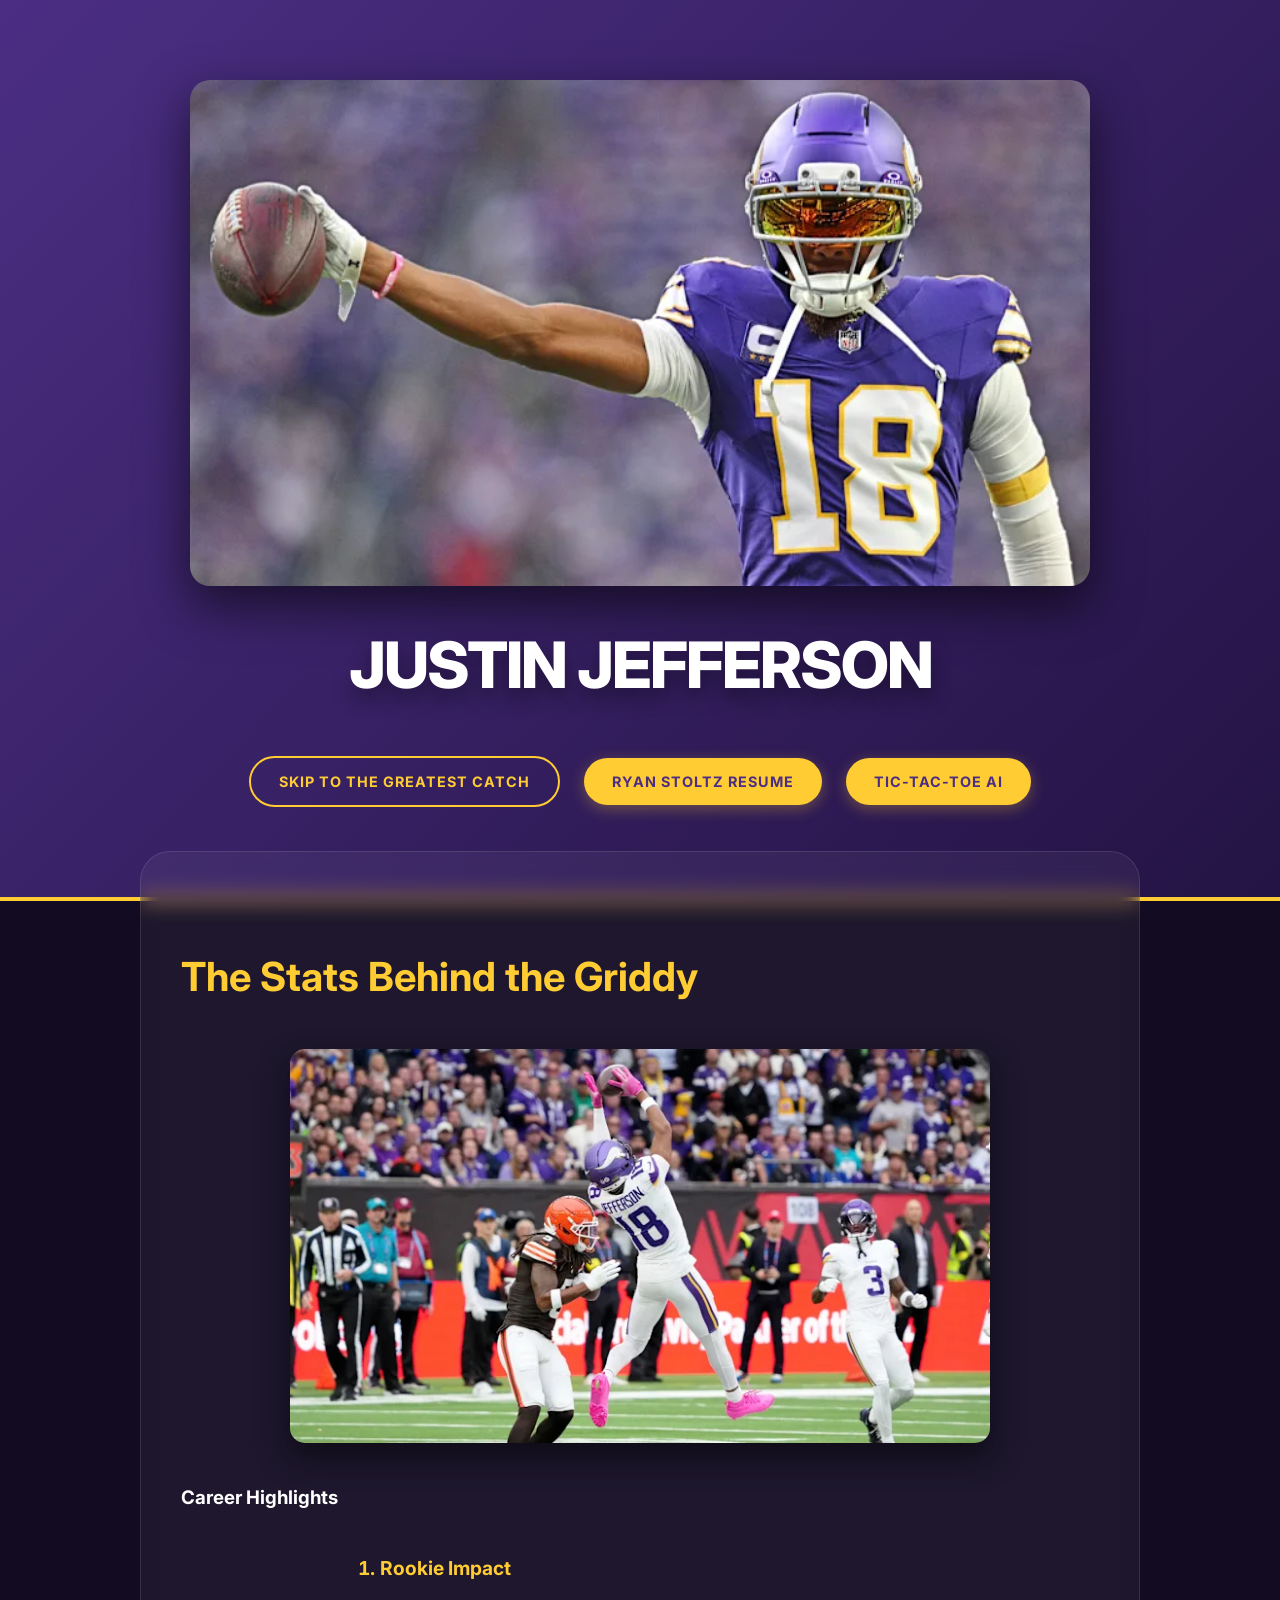
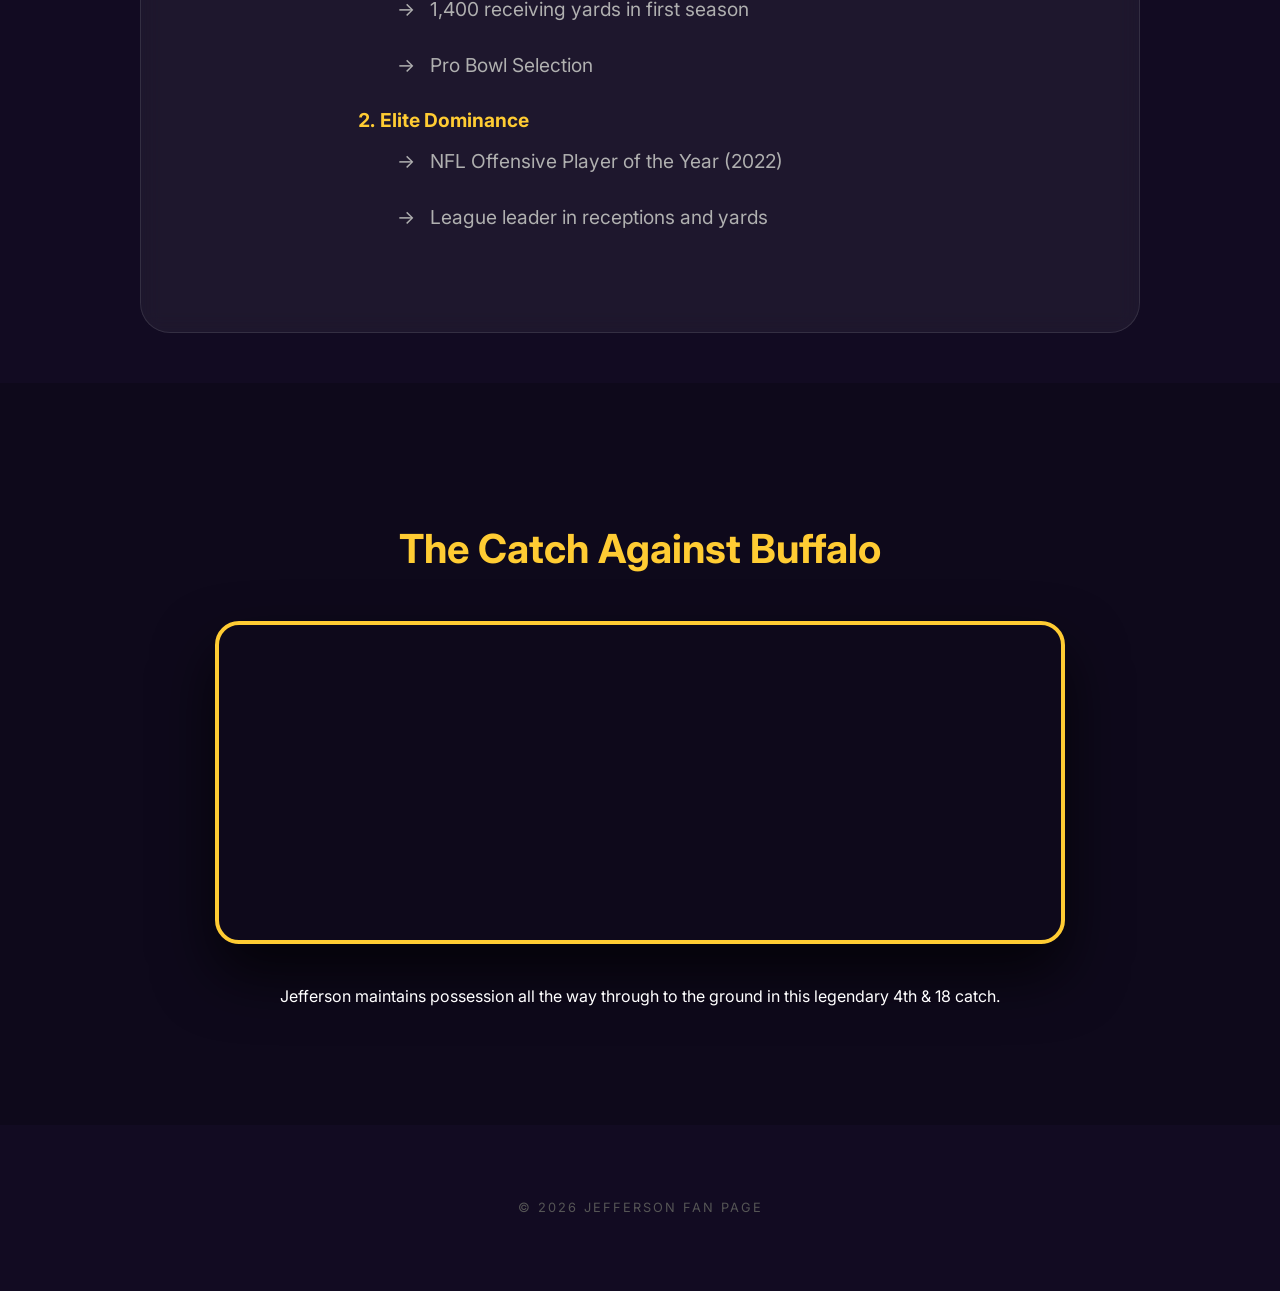
<file: index.html>
<!DOCTYPE html>
<html lang="en">
<head>
    <meta charset="UTF-8">
    <title>Justin Jefferson: Gridiron GOAT</title>
    <link rel="stylesheet" href="css/mystyles.css">
    <link href="https://fonts.googleapis.com/css2?family=Inter:wght@400;700;800&display=swap" rel="stylesheet">
</head>
<body>

    <div id="header-container">
        <img src="assets/img/JJefferson.webp" alt="Justin Jefferson Profile" id="top-banner-img">
        
        <h1>Justin Jefferson</h1>
        <nav>
            <a href="#highlight-video">Skip to The Greatest Catch</a>
            <a href="indexresume.html" class="nav-btn">Ryan Stoltz Resume</a>
            <a href="ai.html" class="nav-btn">Tic-Tac-Toe AI</a>
        </nav>
    </div>

    <div id="bio-section">
        <h2>The Stats Behind the Griddy</h2>
        
        <img src="assets/img/JJcatch.webp" alt="Justin Jefferson Catch of the Year" class="content-img">

        <h3>Career Highlights</h3>
        <ol>
            <li>Rookie Impact
                <ul>
                    <li>1,400 receiving yards in first season</li>
                    <li>Pro Bowl Selection</li>
                </ul>
            </li>
            <li>Elite Dominance
                <ul>
                    <li>NFL Offensive Player of the Year (2022)</li>
                    <li>League leader in receptions and yards</li>
                </ul>
            </li>
        </ol>
            <div class='tableauPlaceholder' id='viz1776655481667' style='position: relative'><noscript><a href='#'><img alt='Justin Jefferson Stats ' src='https:&#47;&#47;public.tableau.com&#47;static&#47;images&#47;JJ&#47;JJSTATSLIVE&#47;Sheet1&#47;1_rss.png' style='border: none' /></a></noscript><object class='tableauViz'  style='display:none;'><param name='host_url' value='https%3A%2F%2Fpublic.tableau.com%2F' /> <param name='embed_code_version' value='3' /> <param name='site_root' value='' /><param name='name' value='JJSTATSLIVE&#47;Sheet1' /><param name='tabs' value='no' /><param name='toolbar' value='yes' /><param name='static_image' value='https:&#47;&#47;public.tableau.com&#47;static&#47;images&#47;JJ&#47;JJSTATSLIVE&#47;Sheet1&#47;1.png' /> <param name='animate_transition' value='yes' /><param name='display_static_image' value='yes' /><param name='display_spinner' value='yes' /><param name='display_overlay' value='yes' /><param name='display_count' value='yes' /><param name='language' value='en-US' /><param name='filter' value='publish=yes' /></object></div>                <script type='text/javascript'>                    var divElement = document.getElementById('viz1776655481667');                    var vizElement = divElement.getElementsByTagName('object')[0];                    vizElement.style.width='100%';vizElement.style.height=(divElement.offsetWidth*0.75)+'px';                    var scriptElement = document.createElement('script');                    scriptElement.src = 'https://public.tableau.com/javascripts/api/viz_v1.js';                    vizElement.parentNode.insertBefore(scriptElement, vizElement);                </script>
        </div>
    </div>

    <div id="media-section">
        <h2 id="highlight-video">The Catch Against Buffalo</h2>

        <div class="video-container">
            <iframe 
                width="560" 
                height="315" 
                src="https://www.youtube.com/embed/1S6JtcxFvUM" 
                title="YouTube video player" 
                frameborder="0" 
                allow="accelerometer; autoplay; clipboard-write; encrypted-media; gyroscope; picture-in-picture; web-share" 
                allowfullscreen>
            </iframe>
        </div>
        
        <p>Jefferson maintains possession all the way through to the ground in this legendary 4th & 18 catch.</p>
    </div>

    <footer>
        <p>&copy; 2026 Jefferson Fan Page</p>
    </footer>

</body>
</html>
</file>
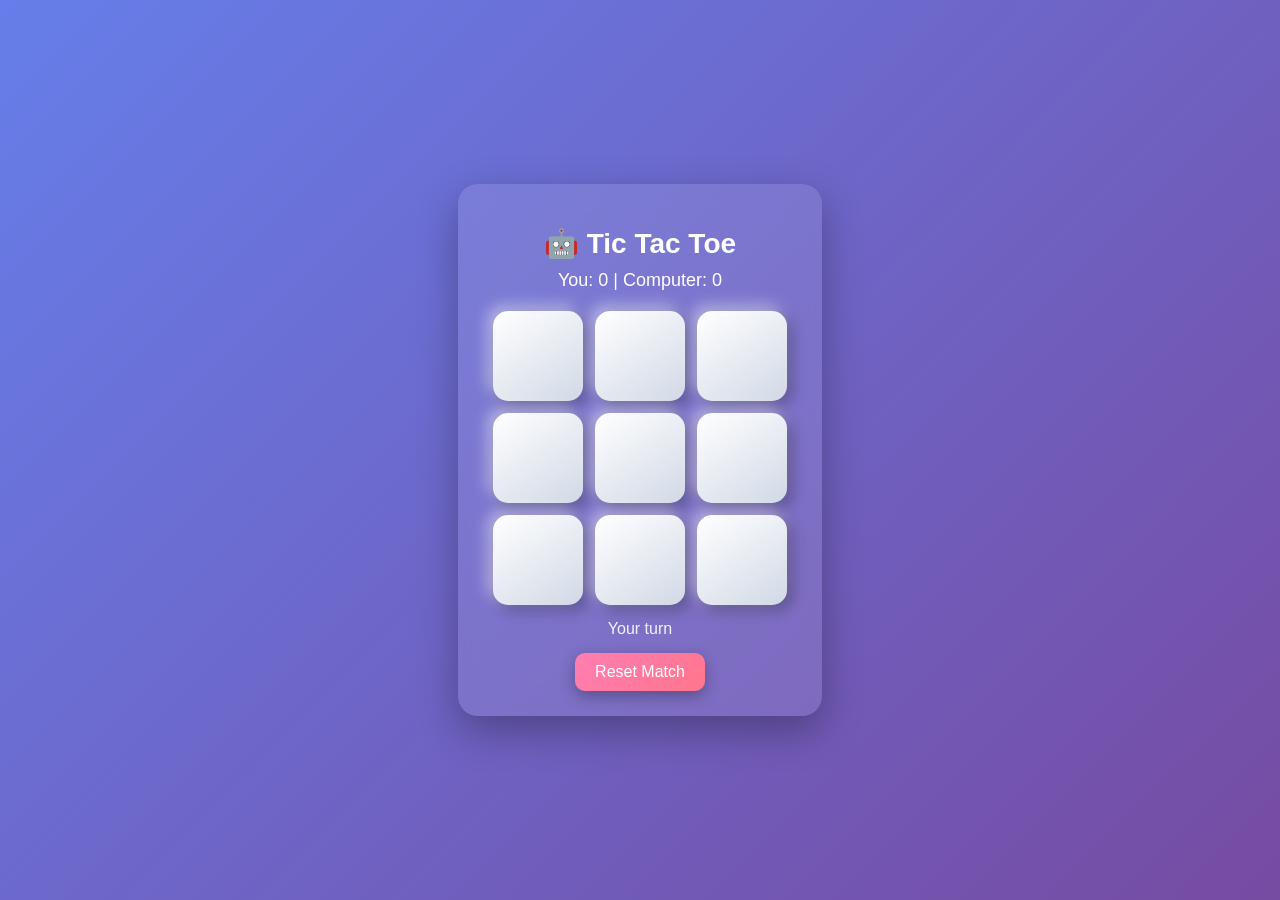
<file: ai.html>
<!DOCTYPE html>
<html lang="en">
<head>
  <meta charset="UTF-8" />
  <meta name="viewport" content="width=device-width, initial-scale=1.0" />
  <title>Tic Tac Toe - First to 5 Wins</title>
  <style>
    body {
      margin: 0;
      font-family: 'Segoe UI', Tahoma, Geneva, Verdana, sans-serif;
      height: 100vh;
      display: flex;
      justify-content: center;
      align-items: center;
      background: linear-gradient(135deg, #667eea, #764ba2);
      color: white;
    }

    .container {
      background: rgba(255,255,255,0.1);
      backdrop-filter: blur(12px);
      border-radius: 20px;
      padding: 25px 35px;
      box-shadow: 0 15px 40px rgba(0,0,0,0.3);
      text-align: center;
    }

    h1 {
      margin-bottom: 10px;
      font-size: 28px;
    }

    .scoreboard {
      font-size: 18px;
      margin-bottom: 20px;
    }

    .board {
      display: grid;
      grid-template-columns: repeat(3, 90px);
      grid-gap: 12px;
      justify-content: center;
      margin-bottom: 15px;
    }

    .cell {
      width: 90px;
      height: 90px;
      border-radius: 15px;
      background: linear-gradient(145deg, #ffffff, #d1d9e6);
      box-shadow: 5px 5px 15px rgba(0,0,0,0.3), -5px -5px 15px rgba(255,255,255,0.5);
      display: flex;
      align-items: center;
      justify-content: center;
      font-size: 2.2rem;
      color: #333;
      cursor: pointer;
      transition: transform 0.1s, box-shadow 0.1s;
    }

    .cell:hover {
      transform: translateY(-3px);
      box-shadow: 8px 8px 20px rgba(0,0,0,0.4);
    }

    .status {
      margin-top: 10px;
      font-size: 16px;
      opacity: 0.9;
    }

    button {
      margin-top: 15px;
      padding: 10px 20px;
      border-radius: 10px;
      border: none;
      font-size: 16px;
      background: linear-gradient(135deg, #ff7eb3, #ff758c);
      color: white;
      cursor: pointer;
      box-shadow: 0 5px 15px rgba(0,0,0,0.3);
      transition: transform 0.1s;
    }

    button:hover {
      transform: scale(1.05);
    }
  </style>
</head>
<body>
  <div class="container">
    <h1>🤖 Tic Tac Toe</h1>
    <div class="scoreboard">
      You: <span id="scoreX">0</span> | Computer: <span id="scoreO">0</span>
    </div>

    <div class="board" id="board"></div>
    <div class="status" id="status">Your turn</div>
    <button onclick="resetGame()">Reset Match</button>
  </div>

  <script>
    const boardEl = document.getElementById('board');
    const statusEl = document.getElementById('status');
    const scoreXEl = document.getElementById('scoreX');
    const scoreOEl = document.getElementById('scoreO');

    let board = Array(9).fill(null);
    let player = 'X';
    let ai = 'O';
    let gameActive = true;
    let scoreX = 0;
    let scoreO = 0;

    function renderBoard() {
      boardEl.innerHTML = '';
      board.forEach((cell, i) => {
        const div = document.createElement('div');
        div.classList.add('cell');
        div.textContent = cell || '';
        div.addEventListener('click', () => playerMove(i));
        boardEl.appendChild(div);
      });
    }

    function playerMove(index) {
      if (!gameActive || board[index]) return;

      board[index] = player;
      renderBoard();

      if (checkWinner(player)) {
        scoreX++;
        scoreXEl.textContent = scoreX;
        endRound("You win this round 😎");
        return;
      }

      if (!board.includes(null)) {
        endRound("Draw 🤝");
        return;
      }

      statusEl.textContent = "Computer thinking...";
      setTimeout(aiMove, 500);
    }

    function aiMove() {
      let empty = board.map((v,i)=>v?null:i).filter(v=>v!==null);
      let move = empty[Math.floor(Math.random()*empty.length)];
      board[move] = ai;
      renderBoard();

      if (checkWinner(ai)) {
        scoreO++;
        scoreOEl.textContent = scoreO;
        endRound("Computer wins 🤖");
        return;
      }

      if (!board.includes(null)) {
        endRound("Draw 🤝");
        return;
      }

      statusEl.textContent = "Your turn";
    }

    function checkWinner(p) {
      const wins = [
        [0,1,2],[3,4,5],[6,7,8],
        [0,3,6],[1,4,7],[2,5,8],
        [0,4,8],[2,4,6]
      ];
      return wins.some(([a,b,c]) =>
        board[a] === p && board[b] === p && board[c] === p
      );
    }

    function endRound(message) {
      statusEl.textContent = message;
      gameActive = false;

      if (scoreX === 5 || scoreO === 5) {
        setTimeout(() => {
          alert(scoreX === 5 ? "🏆 You win the match!" : "💀 Computer wins the match!");
          resetMatch();
        }, 300);
      } else {
        setTimeout(resetBoard, 1200);
      }
    }

    function resetBoard() {
      board = Array(9).fill(null);
      gameActive = true;
      statusEl.textContent = "Your turn";
      renderBoard();
    }

    function resetMatch() {
      scoreX = 0;
      scoreO = 0;
      scoreXEl.textContent = 0;
      scoreOEl.textContent = 0;
      resetBoard();
    }

    function resetGame() {
      resetMatch();
    }

    renderBoard();
  </script>
</body>
</html>
</file>
<file: css/mystyles.css>
/* 1. Root Variables & Reset */
:root {
    --vikings-purple: #4B2E83;
    --vikings-gold: #FFCC33;
    --deep-navy: #120b22;
    --white: #ffffff;
    --gray-text: #b0b0b0;
    --glass: rgba(255, 255, 255, 0.05);
}

* {
    box-sizing: border-box;
}

body {
    background-color: var(--deep-navy); /* Custom Background Color */
    color: var(--white); /* Font Color */
    font-family: 'Inter', sans-serif; /* Font Family */
    margin: 0;
    padding: 0;
    line-height: 1.6;
    overflow-x: hidden;
}

/* 2. Modern Header Section */
#header-container {
    background: linear-gradient(135deg, var(--vikings-purple) 0%, #241344 100%);
    padding: 80px 20px;
    text-align: center;
    border-bottom: 4px solid var(--vikings-gold);
}

h1 {
    font-size: 4rem;
    font-weight: 800;
    text-transform: uppercase;
    letter-spacing: -2px;
    margin: 20px 0;
    text-shadow: 0 10px 20px rgba(0,0,0,0.4);
}

#top-banner-img {
    max-width: 900px;
    width: 100%;
    border-radius: 20px;
    box-shadow: 0 20px 50px rgba(0,0,0,0.6);
    transition: transform 0.5s ease;
}

#top-banner-img:hover {
    transform: translateY(-10px) scale(1.02);
}

/* 3. Enhanced Navigation Buttons */
nav {
    margin-top: 30px;
}

nav a {
    display: inline-block;
    padding: 12px 28px;
    margin: 10px;
    text-decoration: none;
    font-weight: 700;
    font-size: 0.9rem;
    text-transform: uppercase;
    letter-spacing: 1px;
    border-radius: 50px;
    transition: all 0.3s ease;
}

/* Styling for the on-page anchor link */
nav a[href^="#"] {
    background-color: transparent;
    border: 2px solid var(--vikings-gold);
    color: var(--vikings-gold);
}

/* Styling for the Ryan Stoltz & AI buttons */
.nav-btn {
    background-color: var(--vikings-gold) !important;
    color: var(--vikings-purple) !important;
    box-shadow: 0 4px 15px rgba(255, 204, 51, 0.3);
}

nav a:hover {
    background-color: var(--white);
    color: var(--vikings-purple);
    transform: translateY(-3px);
    box-shadow: 0 10px 20px rgba(0,0,0,0.4);
}

/* 4. Glass-morphism Content Blocks (Bio Section) */
#bio-section {
    max-width: 1000px;
    margin: -50px auto 50px auto; /* Overlaps the header slightly */
    padding: 60px 40px;
    background: var(--glass);
    backdrop-filter: blur(10px);
    border: 1px solid rgba(255,255,255,0.1);
    border-radius: 30px;
    position: relative;
    z-index: 2;
}

h2 {
    color: var(--vikings-gold);
    font-size: 2.5rem;
    margin-bottom: 20px;
}

.content-img {
    width: 100%;
    max-width: 700px;
    border-radius: 15px;
    margin: 40px auto;
    display: block;
    box-shadow: 0 15px 30px rgba(0,0,0,0.5);
}

/* List Styling */
ol {
    text-align: left;
    max-width: 600px;
    margin: 40px auto;
    font-size: 1.2rem;
}

ol li {
    font-weight: 700;
    color: var(--vikings-gold);
    margin-bottom: 25px;
}

ul li {
    font-weight: 400;
    color: var(--gray-text);
    margin-top: 10px;
    list-style-type: "→ ";
    padding-left: 10px;
}

/* 5. Tableau Container */
.tableau-container {
    background: white; /* Contrast for the graph */
    padding: 20px;
    border-radius: 20px;
    margin: 50px 0;
    box-shadow: 0 10px 40px rgba(0,0,0,0.5);
}

/* 6. Media Section (Video) */
#media-section {
    padding: 100px 20px;
    text-align: center;
    background-color: rgba(0,0,0,0.2);
}

.video-container {
    max-width: 850px;
    margin: 40px auto;
    border-radius: 24px;
    overflow: hidden;
    border: 4px solid var(--vikings-gold);
    box-shadow: 0 30px 60px rgba(0,0,0,0.7);
}

.video-container iframe {
    width: 100%;
    aspect-ratio: 16 / 9;
    display: block;
}

/* 7. Footer */
footer {
    padding: 60px;
    text-align: center;
    font-size: 0.8rem;
    color: #555;
    text-transform: uppercase;
    letter-spacing: 2px;
}
</file>
